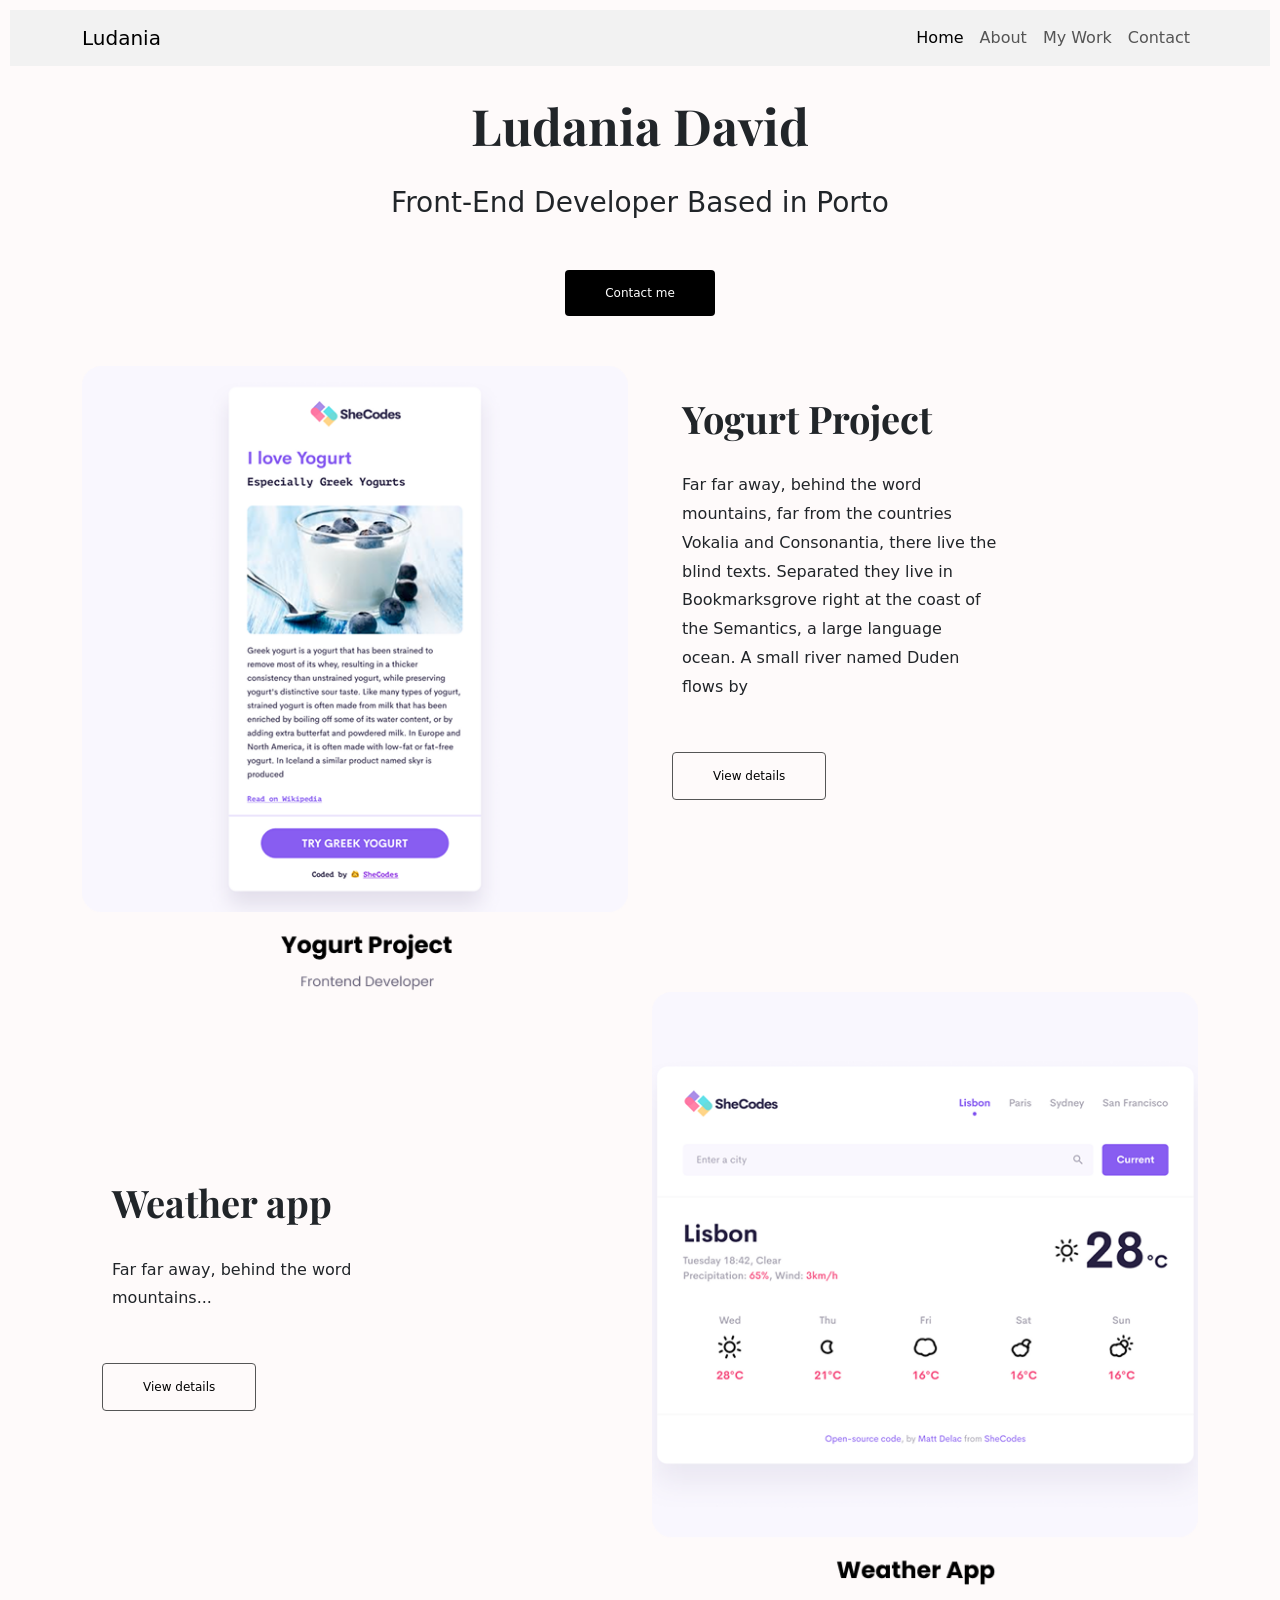
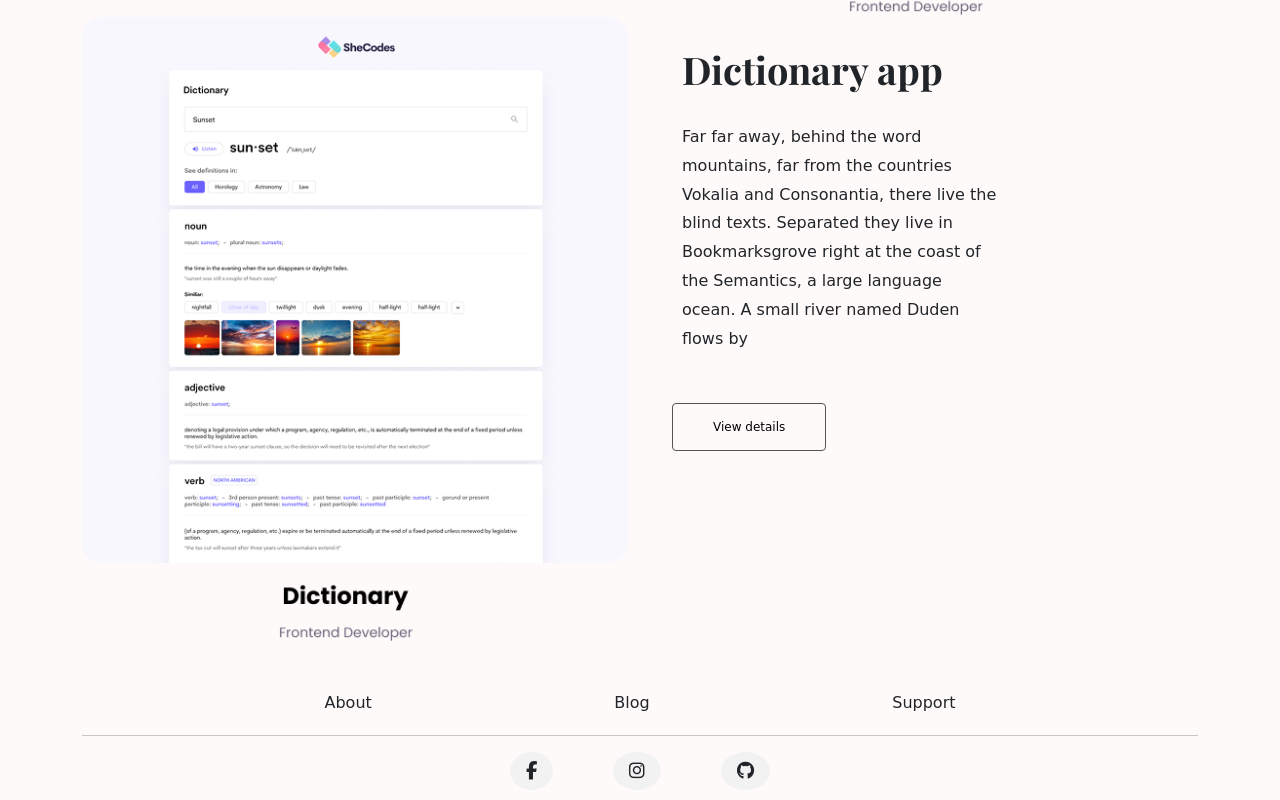
<file: index.html>
<!doctype html>
<html lang="en">
  <head>
    <meta charset="UTF-8" />
    <meta name="viewport" content="width=device-width, initial-scale=1.0" />
    <link rel="preconnect" href="https://fonts.googleapis.com" />
    <link rel="preconnect" href="https://fonts.gstatic.com" crossorigin />
    <link
      href="https://fonts.googleapis.com/css2?family=Lobster+Two:ital,wght@0,400;0,700;1,400;1,700&family=Playfair+Display:ital,wght@0,400..900;1,400..900&family=Roboto:ital,wght@0,100..900;1,100..900&display=swap"
      rel="stylesheet"
    />
    <link
      href="https://cdn.jsdelivr.net/npm/bootstrap@5.3.8/dist/css/bootstrap.min.css"
      rel="stylesheet"
      integrity="sha384-sRIl4kxILFvY47J16cr9ZwB07vP4J8+LH7qKQnuqkuIAvNWLzeN8tE5YBujZqJLB"
      crossorigin="anonymous"
    />
    <script
      src="https://cdn.jsdelivr.net/npm/bootstrap@5.3.8/dist/js/bootstrap.bundle.min.js"
      integrity="sha384-FKyoEForCGlyvwx9Hj09JcYn3nv7wiPVlz7YYwJrWVcXK/BmnVDxM+D2scQbITxI"
      crossorigin="anonymous"
    ></script>

    <!-- Font awesome icon -->
    <link
      rel="stylesheet"
      href="https://cdnjs.cloudflare.com/ajax/libs/font-awesome/6.5.2/css/all.min.css"
    />

    <link rel="stylesheet" href="style.css" />
    <meta
      name="description"
      content="Ludania is a front-end engeneer based in Portugal"
    />
    <title>Front-end developer - Ludania David</title>
  </head>
  <body>
    <!-- Navbar -->
    <div class="divnavbar">
      <nav class="navbar navbar-expand-lg" style="background-color: #f2f2f2">
        <div class="container">
          <a class="navbar-brand" href="index.html">Ludania</a>

          <button
            class="navbar-toggler"
            type="button"
            data-bs-toggle="collapse"
            data-bs-target="#navbarNav"
            aria-controls="navbarNav"
            aria-expanded="false"
            aria-label="Toggle navigation"
          >
            <span class="navbar-toggler-icon"></span>
          </button>

          <div
            class="collapse navbar-collapse justify-content-end"
            id="navbarNav"
          >
            <ul class="navbar-nav">
              <li class="nav-item">
                <a class="nav-link active" href="index.html" title="Homepage"
                  >Home</a
                >
              </li>
              <li class="nav-item">
                <a class="nav-link" href="about.html" title="About Ludania"
                  >About</a
                >
              </li>
              <li class="nav-item">
                <a class="nav-link" href="myproject.html" title="Ludania work"
                  >My Work</a
                >
              </li>
              <li class="nav-item">
                <a class="nav-link" href="contact.html" title="Ludania Contact"
                  >Contact</a
                >
              </li>
            </ul>
          </div>
        </div>
      </nav>
    </div>

    <!-- Title -->
    <div class="container">
      <h1 class="text-center">Ludania David</h1>
      <h3 class="text-center">Front-End Developer Based in Porto</h3>
      <div class="contact-button">
        <a href="contact.html" class="primary-link" target="_blank"
          >Contact me</a
        >
      </div>

      <div id="project-1" class="row">
        <!-- Img -->
        <div class="col-12 col-md-6">
          <img
            src="images/yogurt.png"
            alt="yogurt image"
            class="img-fluid project-img-yogurt"
          />
        </div>
        <!-- Text -->
        <div class="col-12 col-md-6 ms-auto">
          <h2 class="project-title mb-4">Yogurt Project</h2>
          <p title="about a Yogurt project">
            Far far away, behind the word mountains, far from the countries
            Vokalia and Consonantia, there live the blind texts. Separated they
            live in Bookmarksgrove right at the coast of the Semantics, a large
            language ocean. A small river named Duden flows by
          </p>
          <div>
            <a
              href="myproject.html"
              class="secundary-link mb-5"
              target="_blank"
            >
              View details
            </a>
          </div>
        </div>
      </div>
      <div id="project-2" class="row align-items-center">
        <!-- Texto -->
        <div class="col-12 col-md-6">
          <h2 class="project-title mb-4">Weather app</h2>
          <p title="About a weather app">
            Far far away, behind the word mountains...
          </p>
          <a href="myproject.html" class="secundary-link mb-5" target="_blank">
            View details
          </a>
        </div>

        <!-- Img -->
        <div class="col-12 col-md-6">
          <img
            src="images/weather app.png"
            alt="weather app"
            class="img-fluid project-img-weather"
          />
        </div>
      </div>
      <div id="project-3" class="row">
        <!-- Img -->
        <div class="col-12 col-md-6">
          <img
            src="images/dictionary.png"
            alt="dictionary app"
            class="img-fluid project-img-dictionary"
          />
        </div>

        <!-- Text -->
        <div class="col-12 col-md-6 ms-auto">
          <h2 class="project-title mb-4">Dictionary app</h2>
          <p title="About a dictionary app">
            Far far away, behind the word mountains, far from the countries
            Vokalia and Consonantia, there live the blind texts. Separated they
            live in Bookmarksgrove right at the coast of the Semantics, a large
            language ocean. A small river named Duden flows by
          </p>
          <div>
            <a
              href="myproject.html"
              class="secundary-link mb-5"
              target="_blank"
            >
              View details
            </a>
          </div>
        </div>
      </div>
      <!-- Footer -->
      <footer class="mt-5">
        <div class="d-flex justify-content-evenly">
          <a href="about.html" target="_blank" title="About Ludania">About</a>
          <a href="index.html" target="_blank" title="Ludania Blog">Blog</a>
          <a href="contact.html" target="_blank" title="Ludania support"
            >Support</a
          >
        </div>

        <hr />
        <!-- Icons -->
        <div class="social-links d-flex justify-content-center">
          <a
            href="https://facebook.com"
            target="_blank"
            title="Ludania facebook page"
            ><i class="fa-brands fa-facebook-f"></i
          ></a>
          <a
            href="https://instagram.com"
            target="_blank"
            title="Ludania instagram"
            ><i class="fa-brands fa-instagram"></i
          ></a>
          <a
            href="https://github.com/Ludania-prog/Portfolio-Project"
            target="_blank"
            title="Ludania Github"
            ><i class="fa-brands fa-github"></i
          ></a>
        </div>
      </footer>
    </div>
  </body>
</html>
</file>
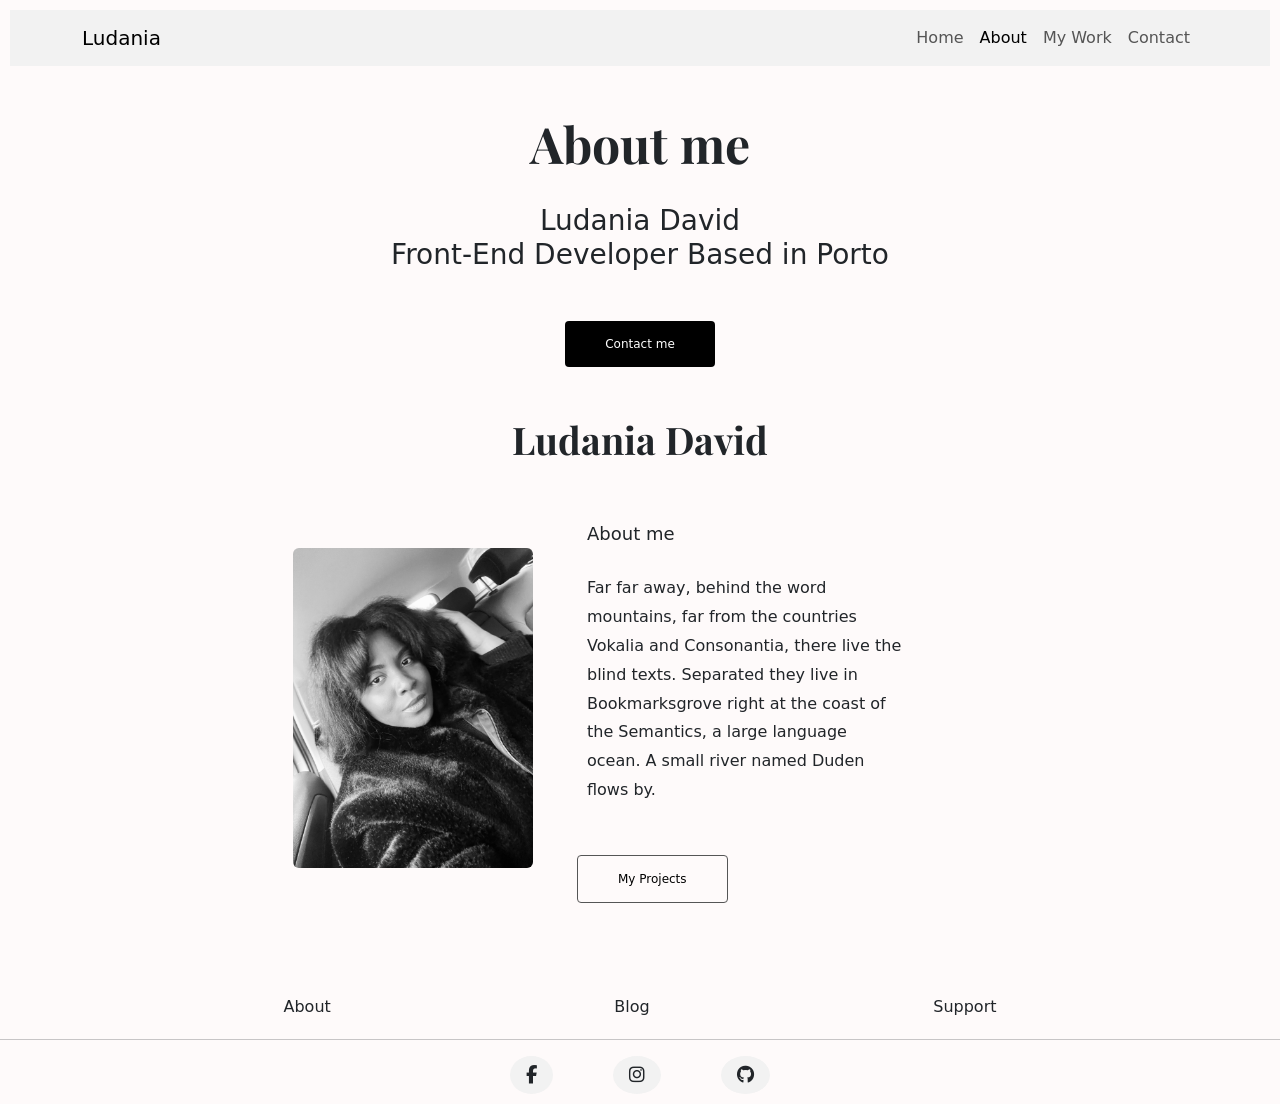
<file: about.html>
<!doctype html>
<html lang="en">
  <head>
    <meta charset="UTF-8" />
    <meta name="viewport" content="width=device-width, initial-scale=1.0" />
    <link rel="preconnect" href="https://fonts.googleapis.com" />
    <link rel="preconnect" href="https://fonts.gstatic.com" crossorigin />
    <link
      href="https://fonts.googleapis.com/css2?family=Lobster+Two:ital,wght@0,400;0,700;1,400;1,700&family=Playfair+Display:ital,wght@0,400..900;1,400..900&family=Roboto:ital,wght@0,100..900;1,100..900&display=swap"
      rel="stylesheet"
    />
    <link
      href="https://cdn.jsdelivr.net/npm/bootstrap@5.3.8/dist/css/bootstrap.min.css"
      rel="stylesheet"
      integrity="sha384-sRIl4kxILFvY47J16cr9ZwB07vP4J8+LH7qKQnuqkuIAvNWLzeN8tE5YBujZqJLB"
      crossorigin="anonymous"
    />
    <script
      src="https://cdn.jsdelivr.net/npm/bootstrap@5.3.8/dist/js/bootstrap.bundle.min.js"
      integrity="sha384-FKyoEForCGlyvwx9Hj09JcYn3nv7wiPVlz7YYwJrWVcXK/BmnVDxM+D2scQbITxI"
      crossorigin="anonymous"
    ></script>

    <!-- Font awesome icon -->
    <link
      rel="stylesheet"
      href="https://cdnjs.cloudflare.com/ajax/libs/font-awesome/6.5.2/css/all.min.css"
    />

    <link rel="stylesheet" href="style.css" />
    <meta
      name="description"
      content="Ludania is a front-end engeneer based in Portugal"
    />
    <title>Front-end developer - Ludania David</title>
  </head>
  <body>
    <!-- Navbar -->
    <div class="divnavbar">
      <nav class="navbar navbar-expand-lg" style="background-color: #f2f2f2">
        <div class="container">
          <a class="navbar-brand" href="index.html">Ludania</a>

          <button
            class="navbar-toggler"
            type="button"
            data-bs-toggle="collapse"
            data-bs-target="#navbarNav"
            aria-controls="navbarNav"
            aria-expanded="false"
            aria-label="Toggle navigation"
          >
            <span class="navbar-toggler-icon"></span>
          </button>

          <div
            class="collapse navbar-collapse justify-content-end"
            id="navbarNav"
          >
            <ul class="navbar-nav">
              <li class="nav-item">
                <a class="nav-link" href="index.html" title="Homepage">Home</a>
              </li>
              <li class="nav-item">
                <a
                  class="nav-link active"
                  href="about.html"
                  title="About Ludania"
                  >About</a
                >
              </li>
              <li class="nav-item">
                <a class="nav-link" href="myproject.html" title="Ludania work"
                  >My Work</a
                >
              </li>
              <li class="nav-item">
                <a class="nav-link" href="contact.html" title="Ludania Contact"
                  >Contact</a
                >
              </li>
            </ul>
          </div>
        </div>
      </nav>
    </div>

    <!-- Main Content -->
    <div class="container my-5">
      <h1 class="text-center">About me</h1>
      <h3 class="text-center">
        Ludania David <br />
        Front-End Developer Based in Porto
      </h3>

      <div class="contact-button text-center my-4">
        <a
          href="contact.html"
          class="primary-link"
          target="_blank"
          title="Ludania contact page"
          >Contact me</a
        >
        <h2 class="project-title text-center">Ludania David</h2>
      </div>

      <!-- About Section -->
      <div class="about-section" id="project-1">
        <div class="row align-items-center justify-content-center">
          <!-- Image -->
          <div class="col-md-4 order-1 order-md-1 text-center">
            <div class="about-me-image">
              <img
                src="images/About_me.jpg"
                alt="profile image"
                class="img-fluid rounded"
              />
            </div>
          </div>

          <!-- Text -->
          <div class="col-md-6 order-2 order-md-2 text-center text-md-start">
            <!-- About me title -->
            <h4>About me</h4>
            <p>
              Far far away, behind the word mountains, far from the countries
              Vokalia and Consonantia, there live the blind texts. Separated
              they live in Bookmarksgrove right at the coast of the Semantics, a
              large language ocean. A small river named Duden flows by.
            </p>
            <a
              class="secundary-link"
              href="myproject.html"
              target="_blank"
              title="Ludania projects"
              >My Projects</a
            >
          </div>

          <!-- My project button -->
          <div class="col-12 order-3 mt-4 text-center text-md-start"></div>
        </div>
      </div>
    </div>

    <!-- Footer -->
    <footer class="mt-5">
      <div class="d-flex justify-content-evenly">
        <a href="about.html" target="_blank" title="Ludania about page"
          >About</a
        >
        <a href="index.html" target="_blank" title="Ludania blog">Blog</a>
        <a href="contact.html" target="_blank" title="Ludania Support"
          >Support</a
        >
      </div>

      <hr />
      <!-- Icons -->
      <div class="social-links d-flex justify-content-center">
        <a href="https://facebook.com" target="_blank" title="Ludania facebook"
          ><i class="fa-brands fa-facebook-f"></i
        ></a>
        <a href="https://instagram.com" target="_blank" title="Ludania Intagram"
          ><i class="fa-brands fa-instagram"></i
        ></a>
        <a
          href="https://github.com/Ludania-prog/Portfolio-Project"
          target="_blank"
          title="Ludania Git"
          ><i class="fa-brands fa-github"></i
        ></a>
      </div>
    </footer>
  </body>
</html>
</file>
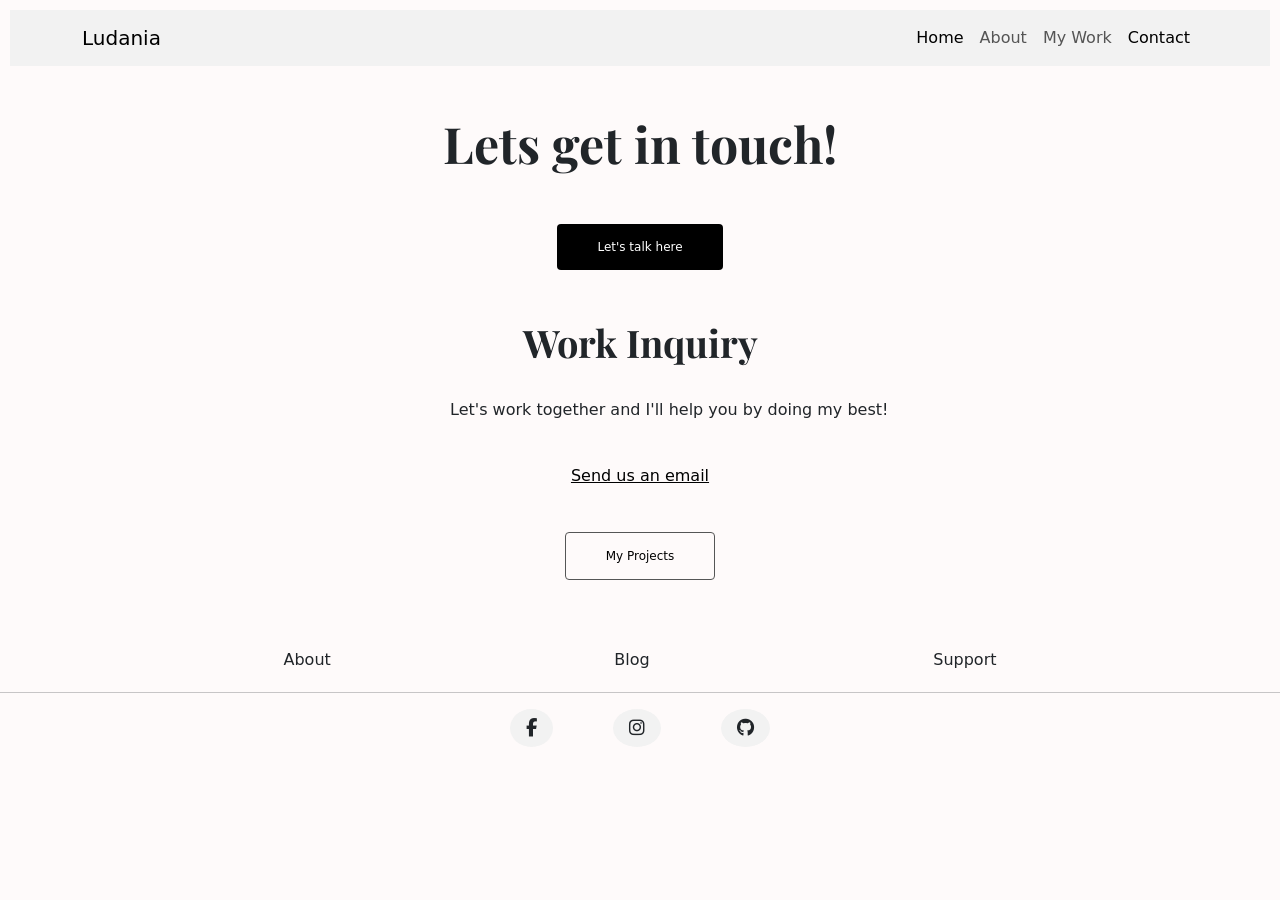
<file: contact.html>
<!doctype html>
<html lang="en">
  <head>
    <meta charset="UTF-8" />
    <meta name="viewport" content="width=device-width, initial-scale=1.0" />
    <link rel="preconnect" href="https://fonts.googleapis.com" />
    <link rel="preconnect" href="https://fonts.gstatic.com" crossorigin />
    <link
      href="https://fonts.googleapis.com/css2?family=Lobster+Two:ital,wght@0,400;0,700;1,400;1,700&family=Playfair+Display:ital,wght@0,400..900;1,400..900&family=Roboto:ital,wght@0,100..900;1,100..900&display=swap"
      rel="stylesheet"
    />
    <link
      href="https://cdn.jsdelivr.net/npm/bootstrap@5.3.8/dist/css/bootstrap.min.css"
      rel="stylesheet"
      integrity="sha384-sRIl4kxILFvY47J16cr9ZwB07vP4J8+LH7qKQnuqkuIAvNWLzeN8tE5YBujZqJLB"
      crossorigin="anonymous"
    />
    <script
      src="https://cdn.jsdelivr.net/npm/bootstrap@5.3.8/dist/js/bootstrap.bundle.min.js"
      integrity="sha384-FKyoEForCGlyvwx9Hj09JcYn3nv7wiPVlz7YYwJrWVcXK/BmnVDxM+D2scQbITxI"
      crossorigin="anonymous"
    ></script>

    <!-- Font awesome icon -->
    <link
      rel="stylesheet"
      href="https://cdnjs.cloudflare.com/ajax/libs/font-awesome/6.5.2/css/all.min.css"
    />

    <link rel="stylesheet" href="style.css" />
    <meta
      name="description"
      content="Ludania is a front-end engeneer based in Portugal"
    />
    <title>Front-end developer - Ludania David</title>
  </head>
  <body>
    <!-- Navbar -->
    <div class="divnavbar">
      <nav class="navbar navbar-expand-lg" style="background-color: #f2f2f2">
        <div class="container">
          <a class="navbar-brand" href="index.html">Ludania</a>

          <button
            class="navbar-toggler"
            type="button"
            data-bs-toggle="collapse"
            data-bs-target="#navbarNav"
            aria-controls="navbarNav"
            aria-expanded="false"
            aria-label="Toggle navigation"
          >
            <span class="navbar-toggler-icon"></span>
          </button>

          <div
            class="collapse navbar-collapse justify-content-end"
            id="navbarNav"
          >
            <ul class="navbar-nav">
              <li class="nav-item">
                <a class="nav-link active" href="index.html" title="Homepage"
                  >Home</a
                >
              </li>
              <li class="nav-item">
                <a class="nav-link" href="about.html" title="About Ludania"
                  >About</a
                >
              </li>
              <li class="nav-item">
                <a class="nav-link" href="myproject.html" title="Ludania work"
                  >My Work</a
                >
              </li>
              <li class="nav-item">
                <a
                  class="nav-link active"
                  href="contact.html"
                  title="Ludania Contact"
                  >Contact</a
                >
              </li>
            </ul>
          </div>
        </div>
      </nav>
    </div>

    <!-- Main Content -->
    <div class="container text-center my-5">
      <h1>Lets get in touch!</h1>

      <div class="contact-button">
        <a href="contact.html" class="primary-link" target="_blank"
          >Let's talk here</a
        >
      </div>

      <div class="contact-section my-5">
        <h2 class="project-title">Work Inquiry</h2>

        <p>Let's work together and I'll help you by doing my best!</p>
        <!-- Email link -->
        <a
          href="mailto:ludaniapriscila@gmail.com"
          class="email-link"
          target="_blank"
        >
          Send us an email
        </a>

        <br /><br />
        <!-- My project button -->
        <a class="secundary-link" href="myproject.html" target="_blank"
          >My Projects</a
        >
      </div>
    </div>
    <!-- Footer -->
    <footer class="mt-5">
      <div class="d-flex justify-content-evenly">
        <a href="about.html" target="_blank" title="Ludania about page"
          >About</a
        >
        <a href="index.html" target="_blank" title="Ludania blog">Blog</a>
        <a href="contact.html" target="_blank" title="Ludania Support"
          >Support</a
        >
      </div>

      <hr />
      <!-- Icons -->
      <div class="social-links d-flex justify-content-center">
        <a href="https://facebook.com" target="_blank" title="Ludania facebook"
          ><i class="fa-brands fa-facebook-f"></i
        ></a>
        <a href="https://instagram.com" target="_blank" title="Ludania Intagram"
          ><i class="fa-brands fa-instagram"></i
        ></a>
        <a
          href="https://github.com/Ludania-prog/Portfolio-Project"
          target="_blank"
          title="Ludania Git"
          ><i class="fa-brands fa-github"></i
        ></a>
      </div>
    </footer>
  </body>
</html>
</file>
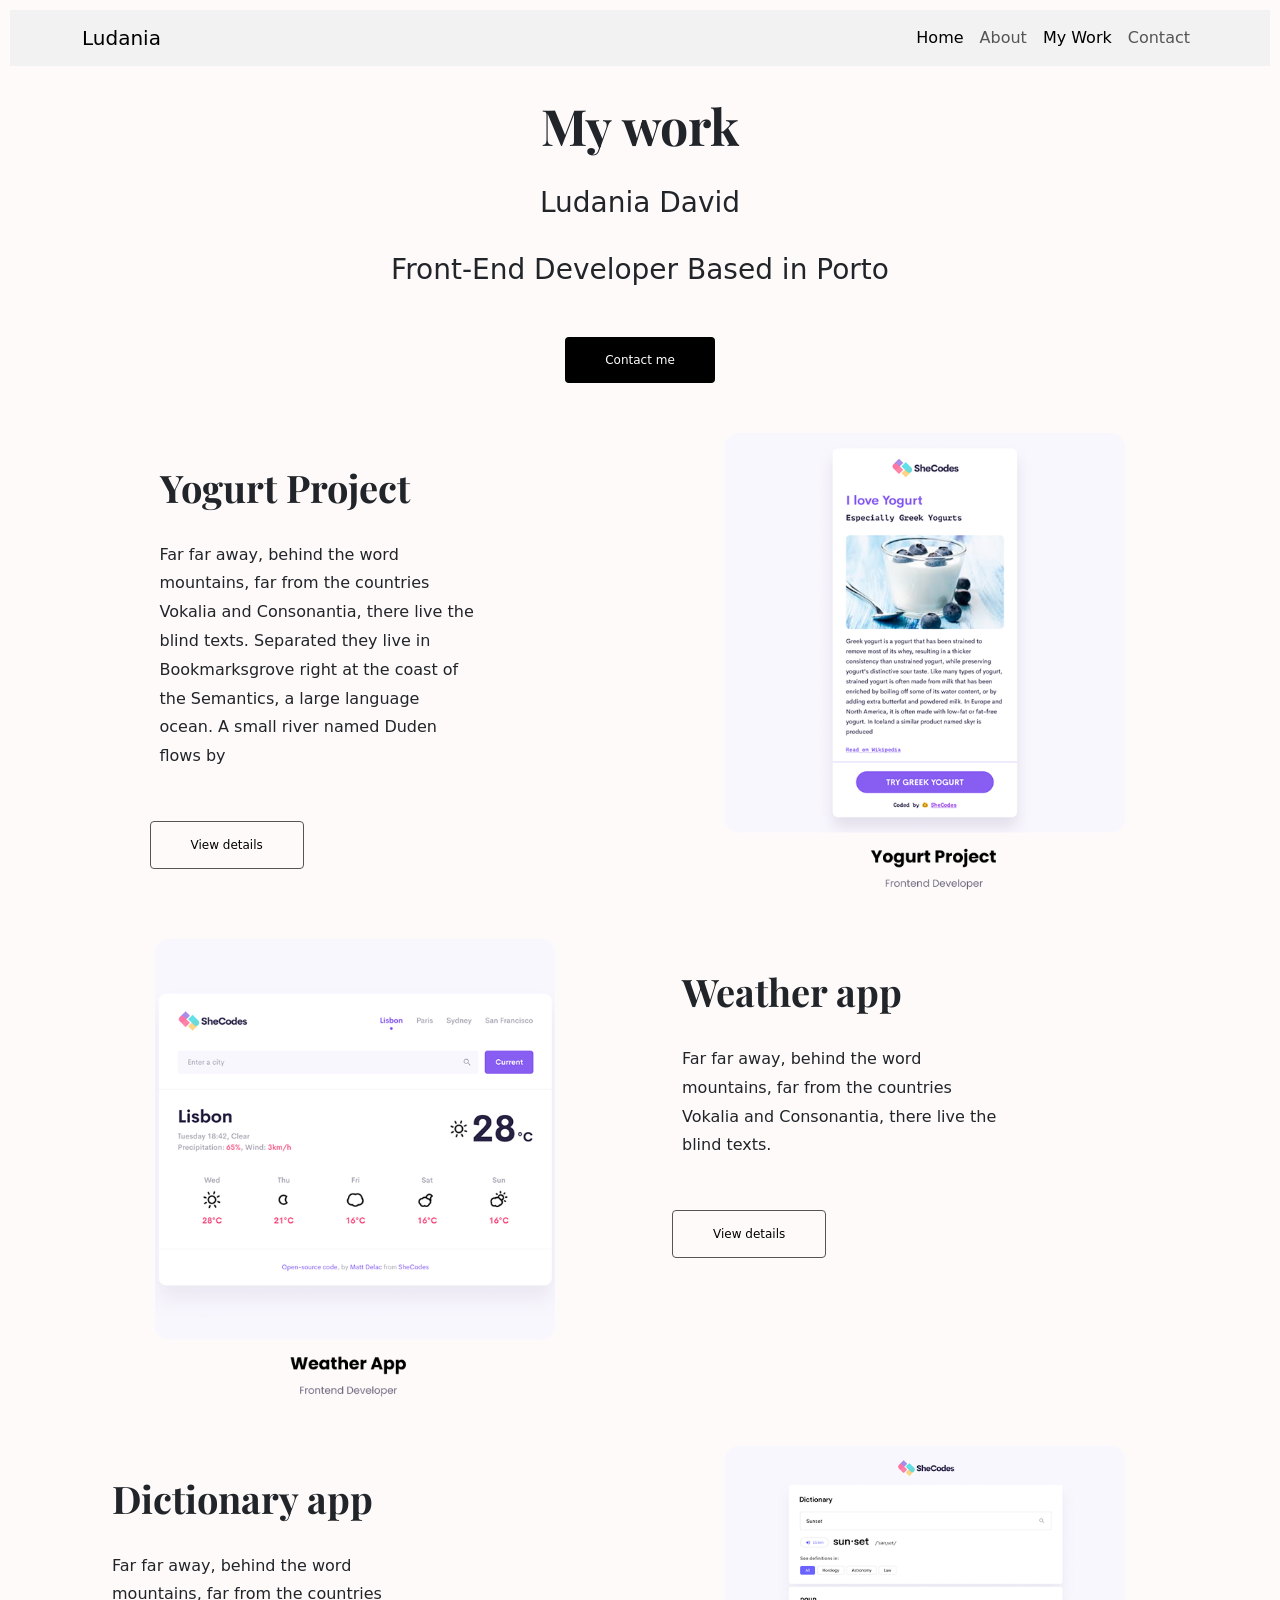
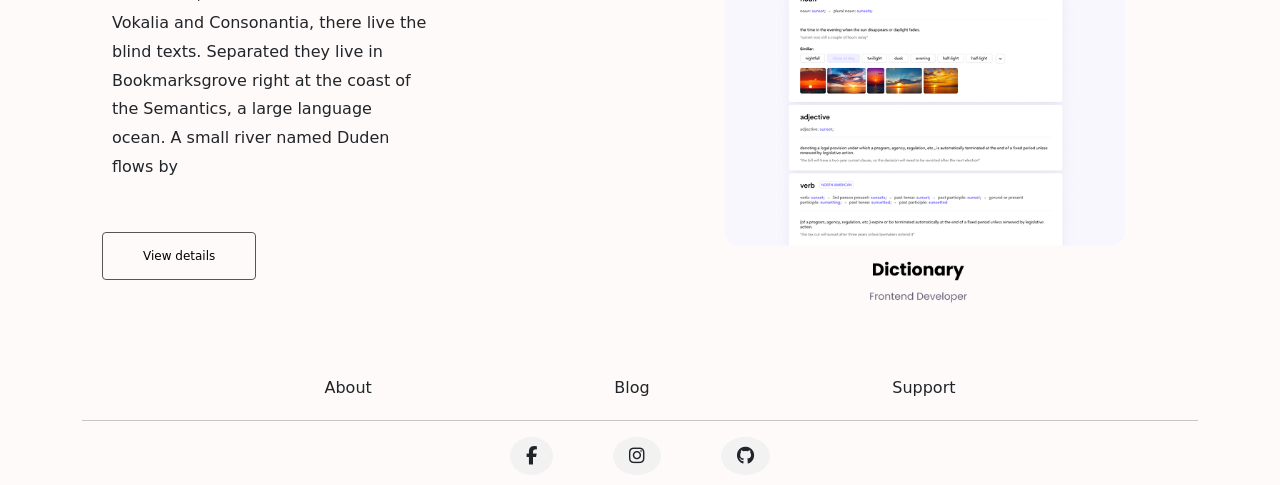
<file: myproject.html>
<!doctype html>
<html lang="en">
  <head>
    <meta charset="UTF-8" />
    <meta name="viewport" content="width=device-width, initial-scale=1.0" />
    <link rel="preconnect" href="https://fonts.googleapis.com" />
    <link rel="preconnect" href="https://fonts.gstatic.com" crossorigin />
    <link
      href="https://fonts.googleapis.com/css2?family=Lobster+Two:ital,wght@0,400;0,700;1,400;1,700&family=Playfair+Display:ital,wght@0,400..900;1,400..900&family=Roboto:ital,wght@0,100..900;1,100..900&display=swap"
      rel="stylesheet"
    />
    <link
      href="https://cdn.jsdelivr.net/npm/bootstrap@5.3.8/dist/css/bootstrap.min.css"
      rel="stylesheet"
      integrity="sha384-sRIl4kxILFvY47J16cr9ZwB07vP4J8+LH7qKQnuqkuIAvNWLzeN8tE5YBujZqJLB"
      crossorigin="anonymous"
    />
    <script
      src="https://cdn.jsdelivr.net/npm/bootstrap@5.3.8/dist/js/bootstrap.bundle.min.js"
      integrity="sha384-FKyoEForCGlyvwx9Hj09JcYn3nv7wiPVlz7YYwJrWVcXK/BmnVDxM+D2scQbITxI"
      crossorigin="anonymous"
    ></script>

    <!-- Font awesome icon -->
    <link
      rel="stylesheet"
      href="https://cdnjs.cloudflare.com/ajax/libs/font-awesome/6.5.2/css/all.min.css"
    />

    <link rel="stylesheet" href="style.css" />
    <meta
      name="description"
      content="Ludania is a front-end engeneer based in Portugal"
    />
    <title>Front-end developer - Ludania David</title>
  </head>
  <body>
    <!-- Navbar -->
    <div class="divnavbar">
      <nav class="navbar navbar-expand-lg" style="background-color: #f2f2f2">
        <div class="container">
          <a class="navbar-brand" href="index.html">Ludania</a>

          <button
            class="navbar-toggler"
            type="button"
            data-bs-toggle="collapse"
            data-bs-target="#navbarNav"
            aria-controls="navbarNav"
            aria-expanded="false"
            aria-label="Toggle navigation"
          >
            <span class="navbar-toggler-icon"></span>
          </button>

          <div
            class="collapse navbar-collapse justify-content-end"
            id="navbarNav"
          >
            <ul class="navbar-nav">
              <li class="nav-item">
                <a class="nav-link active" href="index.html" title="Homepage"
                  >Home</a
                >
              </li>
              <li class="nav-item">
                <a class="nav-link" href="about.html" title="About Ludania"
                  >About</a
                >
              </li>
              <li class="nav-item">
                <a
                  class="nav-link active"
                  href="myproject.html"
                  title="Ludania work"
                  >My Work</a
                >
              </li>
              <li class="nav-item">
                <a class="nav-link" href="contact.html" title="Ludania Contact"
                  >Contact</a
                >
              </li>
            </ul>
          </div>
        </div>
      </nav>
    </div>

    <!-- Title -->
    <div class="container">
      <h1 class="text-center">My work</h1>
      <h3 class="text-center">
        Ludania David <br />
        <br />Front-End Developer Based in Porto
      </h3>
      <div class="contact-button">
        <a
          href="contact.html"
          class="primary-link"
          target="_blank"
          title="Ludania contact page"
          >Contact me</a
        >
      </div>

      <!-- Project 1 -->
      <div
        class="row align-items-center justify-content-center my-5"
        id="project-1"
      >
        <!-- Title -->
        <div class="col-12 order-1 d-block d-md-none text-center">
          <h2 class="project-title">Yogurt Project</h2>
        </div>

        <!-- image yogurt -->
        <div class="about-yogurt-img col-md-5 text-center order-2 order-md-2">
          <img
            src="images/yogurt.png"
            alt="yogurt image"
            class="img-fluid my-project-img"
          />
        </div>

        <!-- Text + button -->
        <div
          class="yogurt-section col-md-6 text-center text-md-start order-3 order-md-1"
        >
          <!-- Title (desktop only) -->
          <h2 class="project-title text-start d-none d-md-block">
            Yogurt Project
          </h2>

          <p>
            Far far away, behind the word mountains, far from the countries
            Vokalia and Consonantia, there live the blind texts. Separated they
            live in Bookmarksgrove right at the coast of the Semantics, a large
            language ocean. A small river named Duden flows by
          </p>

          <a class="secundary-link" target="_blank">View details</a>
        </div>
      </div>
      <!-- Project 2 -->
      <div id="project-2" class="row my-5">
        <!-- Title -->
        <div class="col-12 text-center d-block d-md-none">
          <h2 class="project-title">Weather app</h2>
        </div>

        <!-- Image weather -->
        <div class="col-12 col-md-6 text-center order-md-1">
          <img
            src="images/weather app.png"
            alt="weather app image"
            class="img-fluid my-project-img"
          />
        </div>

        <!-- Text -->
        <div class="col-12 col-md-6 text-center text-md-start order-md-2">
          <h2 class="project-title d-none d-md-block">Weather app</h2>

          <p>
            Far far away, behind the word mountains, far from the countries
            Vokalia and Consonantia, there live the blind texts.
          </p>

          <a class="secundary-link">View details</a>
        </div>
      </div>
      <!-- Project 3 -->
      <div id="project-3" class="row my-5">
        <!-- Title mobile -->
        <div class="col-12 text-center d-block d-md-none">
          <h2 class="project-title">Dictionary app</h2>
        </div>

        <!-- Image -->
        <div class="col-12 col-md-6 text-center order-md-2">
          <img
            src="images/dictionary.png"
            alt="dictionary app"
            class="img-fluid my-project-img"
          />
        </div>

        <!-- Text -->
        <div class="col-12 col-md-6 text-center text-md-start order-md-1">
          <!-- Title desktop -->
          <h2 class="project-title d-none d-md-block mb-4">Dictionary app</h2>

          <p>
            Far far away, behind the word mountains, far from the countries
            Vokalia and Consonantia, there live the blind texts. Separated they
            live in Bookmarksgrove right at the coast of the Semantics, a large
            language ocean. A small river named Duden flows by
          </p>

          <div>
            <a
              href="myproject.html"
              class="secundary-link mb-5"
              target="_blank"
            >
              View details
            </a>
          </div>
        </div>
      </div>
      <!-- Footer -->
      <footer class="mt-5">
        <div class="d-flex justify-content-evenly">
          <a href="about.html" target="_blank" title="Ludania about page"
            >About</a
          >
          <a href="index.html" target="_blank" title="Ludania blog">Blog</a>
          <a href="contact.html" target="_blank" title="Ludania Support"
            >Support</a
          >
        </div>

        <hr />
        <!-- Icons -->
        <div class="social-links d-flex justify-content-center">
          <a
            href="https://facebook.com"
            target="_blank"
            title="Ludania facebook"
            ><i class="fa-brands fa-facebook-f"></i
          ></a>
          <a
            href="https://instagram.com"
            target="_blank"
            title="Ludania Intagram"
            ><i class="fa-brands fa-instagram"></i
          ></a>
          <a
            href="https://github.com/Ludania-prog/Portfolio-Project"
            target="_blank"
            title="Ludania Git"
            ><i class="fa-brands fa-github"></i
          ></a>
        </div>
      </footer>
    </div>
  </body>
</html>
</file>
<file: style.css>
.divnavbar {
  margin-top: 10px;
  margin-left: 10px;
  margin-right: 10px;
  background-color: #fefafa;
}

body {
  background-color: #fefafa;
}

h1 {
  font-family: "Playfair Display", serif;
  font-optical-sizing: auto;
  font-weight: 700;
  font-style: normal;
  font-size: 50px;
  margin-top: 30px;
}
h2 {
  font-family: "Playfair Display", serif;
  font-optical-sizing: auto;
  font-weight: 700;
  font-style: normal;
  font-size: 38px;
  margin-bottom: 40px;
}

h3 {
  margin: 30px;
}
h4 {
  margin-top: 30px;
  font-size: 18px;
  margin-left: 30px;
}
p {
  line-height: 1.8;
  margin: 30px;
  margin-right: 200px;
  text-align: left;
}
/* Button Primary */

.primary-link {
  display: block;
  width: fit-content;
  margin: 50px auto;
  border-radius: 4px;
  background-color: black;
  color: white;
  padding: 14px 40px;
  text-decoration: none;
  font-size: 12px;
  transition: all 0.3s ease;
}
.primary-link:hover {
  background-color: white;
  color: black;
  border: 1px solid black;
  transform: translateY(-2px);
}

.secundary-link {
  display: inline-block;
  border-radius: 4px;
  background-color: #fefafa;
  color: black;
  padding: 14px 40px;
  text-decoration: none;
  font-size: 12px;
  border: 1px solid #555555;
  margin: 20px 20px 20px;
  transition: all 0.3s ease;
}
.secundary-link:hover {
  background-color: black;
  color: white;
  border: 1px solid black;
  transform: translateY(-2px);
}

a {
  text-decoration: none;
  color: black;
}

footer {
  margin-top: 50px;
  background-color: #fefafa;
  margin-bottom: 10px;
  text-align: center;
}
footer a {
  text-decoration: none;
  color: inherit;
}

footer a:hover {
  opacity: 0.6;
}

footer .social-links a {
  margin: 0 30px;
  display: flex;
  background-color: #f2f2f2;
  padding: 10px 16px;
  border-radius: 50%;
  font-size: 18px;
  transition: all 100ms ease-in-out;
}

hr {
  width: 100%;
  margin-top: 20px;
  padding: auto;
}

@media (max-width: 900px) {
  h1 {
    font-size: 30px;
  }
}

.my-project-img {
  width: 100%;
  max-width: 400px;
  height: auto;
}

@media (max-width: 768px) {
  .project-img {
    height: 200px;
  }
  .contact-section p {
    text-align: center;
  }
}

@media (max-width: 576px) {
  .project-title {
    text-align: center;
  }
  .about-section p {
    text-align: justify;
    margin-right: 8px;
    margin-left: 8px;
  }
  .about-me-image {
    margin: 8px;
  }

  #project-1 h2 {
    text-align: center;
  }

  #project-2 h2 {
    text-align: center;
  }
  #project-1 p,
  #project-2 p,
  #project-3 p {
    text-align: justify;
    margin-left: auto;
    margin-right: auto;
    max-width: 90%;
  }
}

@media (min-width: 768px) {
  .about-me-image img {
    max-width: 80%;
    display: block;
    margin-left: auto;
  }
}

.about-me-image img {
  max-width: 240px;
  width: 90%;
  height: auto;
}

.project-title {
  margin: 30px;
}

my-project-img {
  max-width: 280px;
  height: auto;
}

@media (min-width: 768px) and (max-width: 991px) {
  #project-1 p,
  #project-2 p,
  #project-3 p {
    text-align: justify;
    display: flex;
    margin: 20px;
  }
  .container {
    padding-left: 40px;
    padding-right: 40px;
    margin: 0 auto;
  }
}

.contact-section {
  max-width: 600px;
  text-align: justify;
  margin: 0 auto;
  text-align: center;
}
.contact-section p {
  margin-left: 110px;
  margin-right: 50px;
}

.email-link {
  display: inline-block;
  margin-top: 10px;
  color: #000;
  text-decoration: underline;
}

a {
  text-decoration: none;
  color: black;
}
</file>
